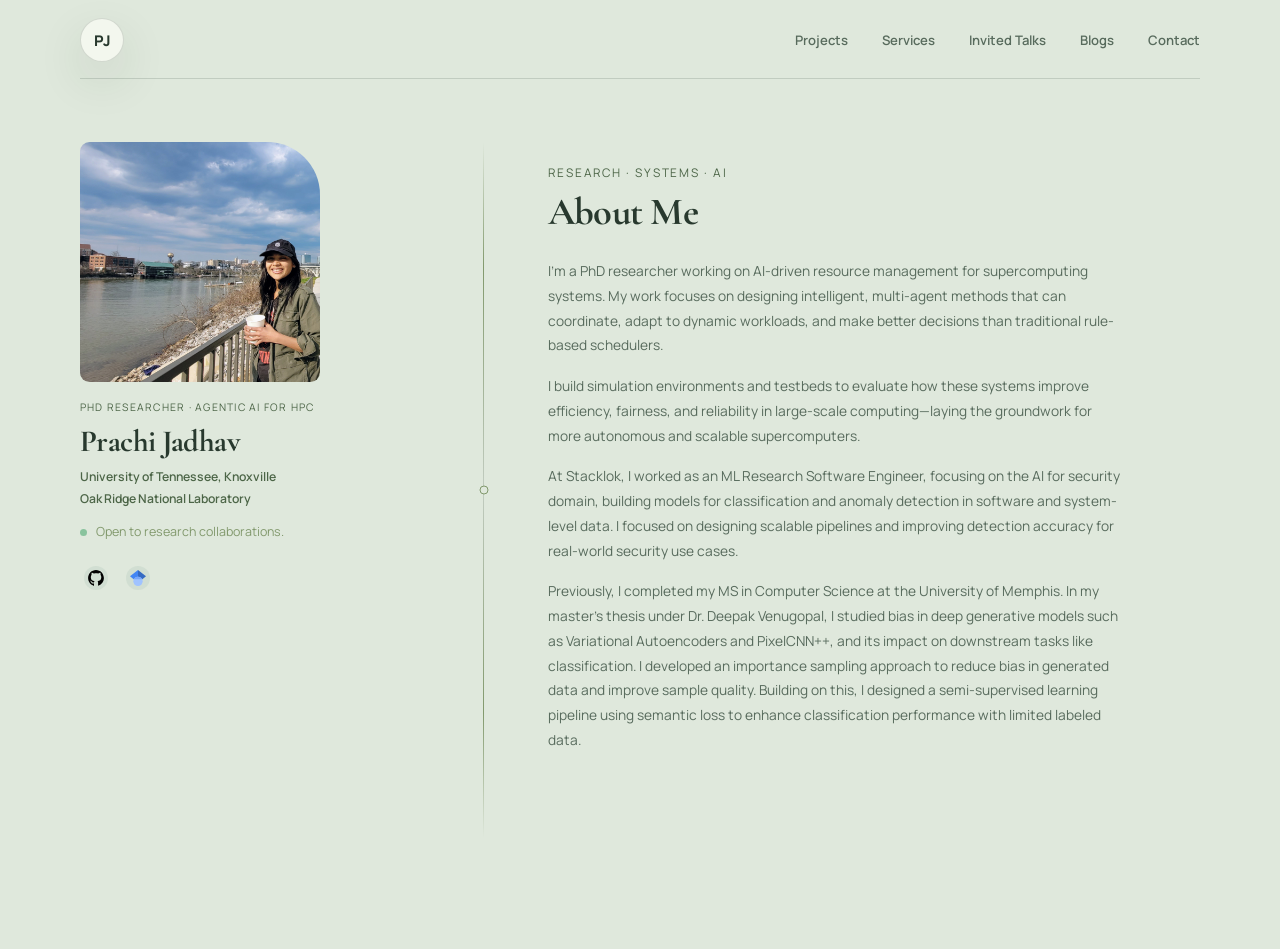
<file: index.html>
<!DOCTYPE html>
<html lang="en">
  <head>
    <meta charset="UTF-8" />
    <meta name="viewport" content="width=device-width, initial-scale=1.0" />
    <title>Prachi Jadhav — PhD Researcher</title>
    <meta
      name="description"
      content="Minimal academic website for a PhD researcher in agentic AI for HPC."
    />
    <link rel="preconnect" href="https://fonts.googleapis.com" />
    <link rel="preconnect" href="https://fonts.gstatic.com" crossorigin />
    <link
      href="https://fonts.googleapis.com/css2?family=Cormorant+Garamond:wght@500;600;700&family=Manrope:wght@400;500;600;700;800&display=swap"
      rel="stylesheet"
    />
    <link rel="stylesheet" href="styles.css" />
  </head>
  <body>
    <div class="page-shell home-page">
      <header class="home-topbar">
        <a class="brand" href="#home" aria-label="Prachi Jadhav home">PJ</a>
        <nav class="home-nav" aria-label="Main navigation">
          <a href="projects.html">Projects</a>
          <a href="services.html">Services</a>
          <a href="talks.html">Invited Talks</a>
          <a href="blogs.html">Blogs</a>
          <a href="contact.html">Contact</a>
        </nav>
      </header>

      <div class="home-shell">
        <aside class="profile-sidebar">
          <img src="prachi_web.jpg" alt="Prachi Jadhav" class="avatar sidebar-avatar" />
          <div class="profile-identity">
            <p class="eyebrow">PhD Researcher · Agentic AI for HPC</p>
            <h1>Prachi Jadhav</h1>
            <p class="affiliation">
              <a href="https://utk.edu" target="_blank" rel="noreferrer">University of Tennessee, Knoxville</a>
              <span aria-hidden="true">·</span>
              <a href="https://www.ornl.gov" target="_blank" rel="noreferrer">Oak Ridge National Laboratory</a>
            </p>
            <p class="availability"><span class="dot"></span>Open to research collaborations.</p>
          </div>

          <div class="profile-links" aria-label="Professional profiles">
            <a href="https://github.com/jprachir" target="_blank" rel="noreferrer" aria-label="GitHub">
              <span class="link-badge" aria-hidden="true">
                <img src="images/github_logo.svg" alt="" class="link-icon" />
              </span>
            </a>
            <a href="https://scholar.google.com/citations?user=kAPRdQwAAAAJ&amp;hl=en" target="_blank" rel="noreferrer" aria-label="Google Scholar">
              <span class="link-badge" aria-hidden="true">
                <img src="images/Google_Scholar.svg" alt="" class="link-icon" />
              </span>
            </a>
          </div>
        </aside>

        <span class="panel-divider" aria-hidden="true"></span>

        <main class="home-content" id="home">
          <section class="about-section">
            <p class="eyebrow">Research · Systems · AI</p>
            <h2>About Me</h2>
            <p>
              I’m a PhD researcher working on AI-driven resource management for supercomputing systems. My work focuses on designing intelligent, multi-agent methods that can coordinate, adapt to dynamic workloads, and make better decisions than traditional rule-based schedulers.
              <!-- Advisor: Dr. Fred Suter -->
              <!-- Previous advisor: Dr. Prasanna Balaprakash -->
            </p>
            <p>
              I build simulation environments and testbeds to evaluate how these systems improve efficiency, fairness, and reliability in large-scale computing—laying the groundwork for more autonomous and scalable supercomputers.
            </p>
            <p>
              At Stacklok, I worked as an ML Research Software Engineer, focusing on the AI for security domain, building models for classification and anomaly detection in software and system-level data. I focused on designing scalable pipelines and improving detection accuracy for real-world security use cases.
            </p>
            <p>
              Previously, I completed my MS in Computer Science at the University of Memphis.
              In my master’s thesis under Dr. Deepak Venugopal, I studied bias in deep generative models such as Variational Autoencoders and PixelCNN++, and its impact on downstream tasks like classification.
              I developed an importance sampling approach to reduce bias in generated data and improve sample quality.
              Building on this, I designed a semi-supervised learning pipeline using semantic loss to enhance classification performance with limited labeled data.
            </p>
          </section>
        </main>
      </div>
    </div>

    <script src="script.js"></script>
  </body>
</html>
</file>
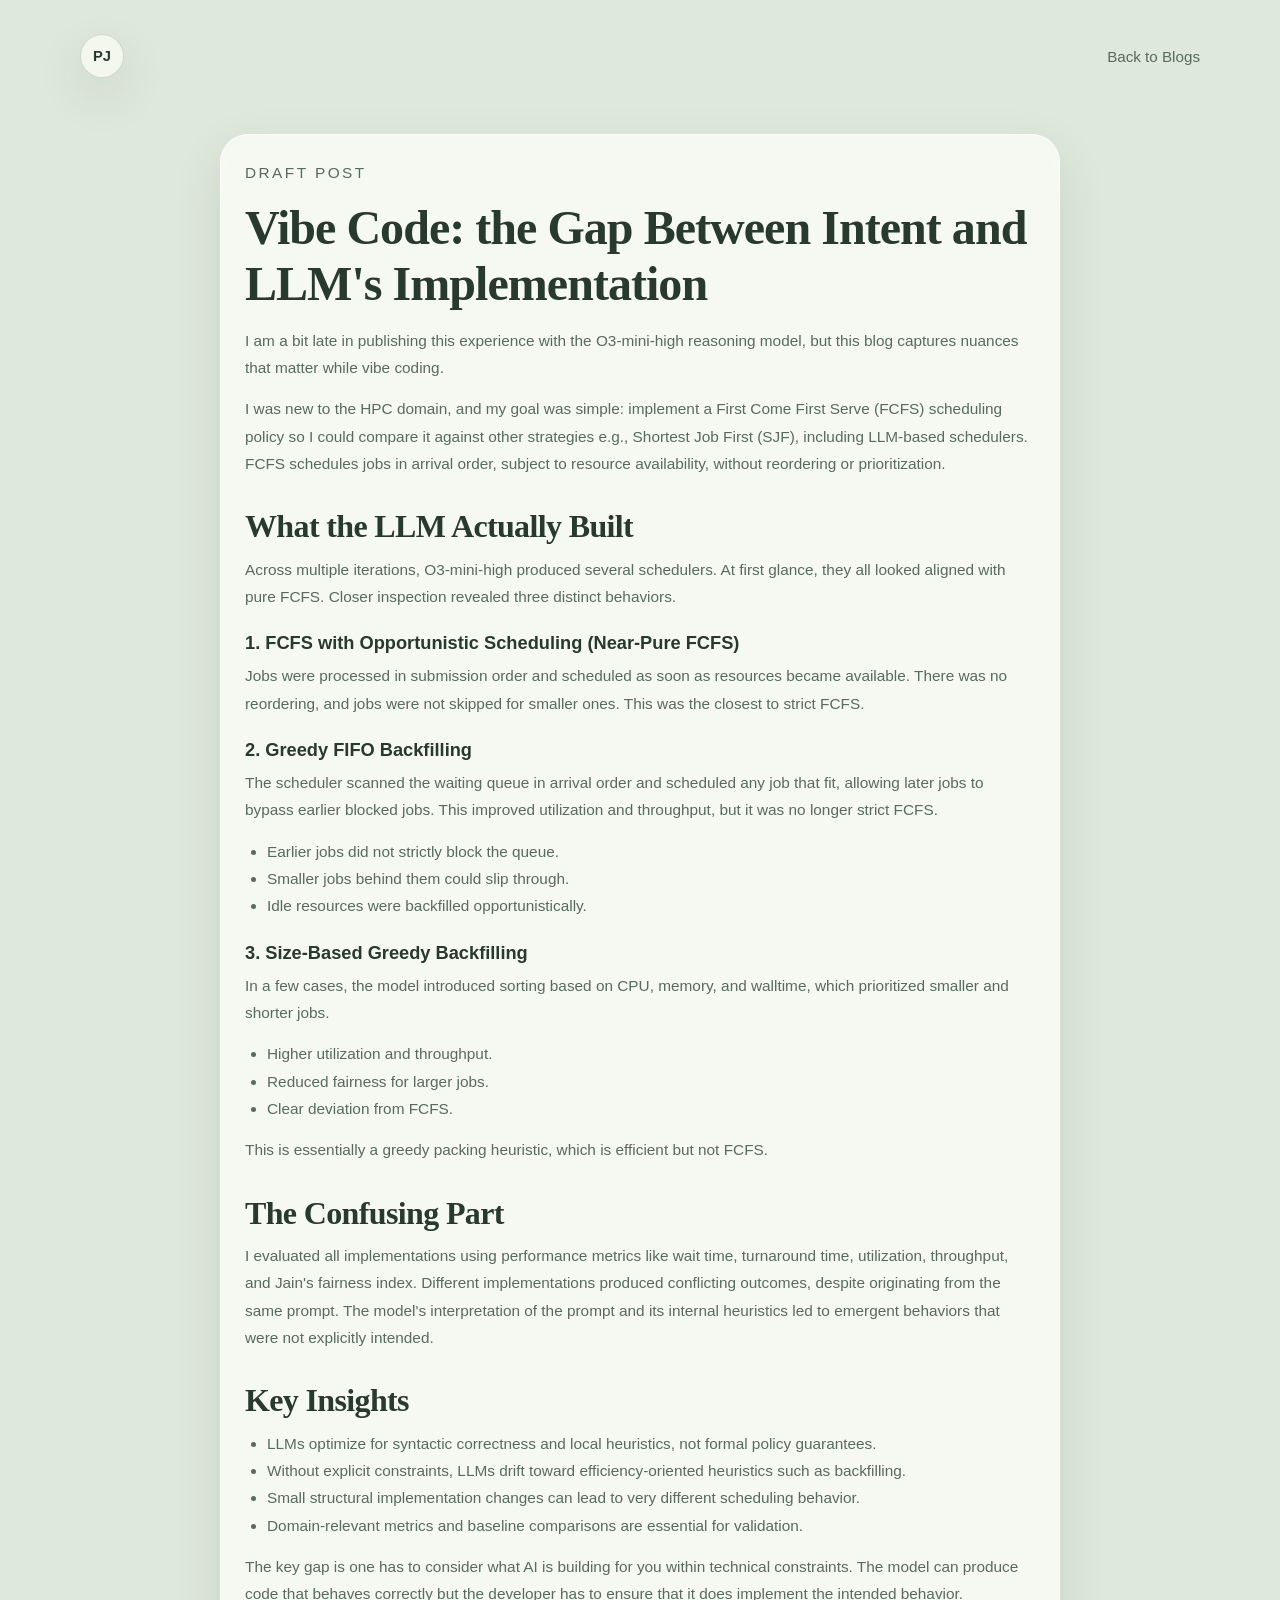
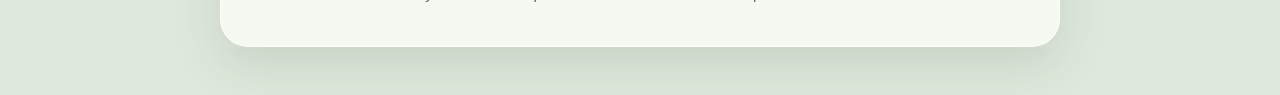
<file: blog-post-1.html>
<!DOCTYPE html>
<html lang="en">
  <head>
    <meta charset="UTF-8" />
    <meta name="viewport" content="width=device-width, initial-scale=1.0" />
    <title>Blog Post One — Prachi Jadhav</title>
    <link rel="stylesheet" href="styles.css" />
  </head>
  <body>
    <div class="page-shell">
      <header class="topbar">
        <a class="brand" href="index.html#home">PJ</a>
        <nav><a href="blogs.html">Back to Blogs</a></nav>
      </header>
      <main>
        <section class="section card info-card blog-post">
          <p class="eyebrow">Draft Post</p>
          <h1>
            Vibe Code: the Gap Between Intent and LLM's Implementation
          </h1>

          <p>
            I am a bit late in publishing this experience with the O3-mini-high
            reasoning model, but this blog captures nuances that matter while vibe coding.
          </p>

          <p>
            I was new to the HPC domain, and my goal was simple: implement a
            First Come First Serve (FCFS) scheduling policy so I could compare it
            against other strategies e.g., Shortest Job First (SJF), including LLM-based schedulers. FCFS
            schedules jobs in arrival order, subject to resource availability,
            without reordering or prioritization.
          </p>

          <h2>What the LLM Actually Built</h2>
          <p>
            Across multiple iterations, O3-mini-high produced several schedulers.
            At first glance, they all looked aligned with pure FCFS. Closer inspection
            revealed three distinct behaviors.
          </p>

          <h3>1. FCFS with Opportunistic Scheduling (Near-Pure FCFS)</h3>
          <p>
            Jobs were processed in submission order and scheduled as soon as
            resources became available. There was no reordering, and jobs were not
            skipped for smaller ones. This was the closest to strict FCFS.
          </p>

          <h3>2. Greedy FIFO Backfilling</h3>
          <p>
            The scheduler scanned the waiting queue in arrival order and scheduled
            any job that fit, allowing later jobs to bypass earlier blocked jobs.
            This improved utilization and throughput, but it was no longer strict
            FCFS.
          </p>
          <ul>
            <li>Earlier jobs did not strictly block the queue.</li>
            <li>Smaller jobs behind them could slip through.</li>
            <li>Idle resources were backfilled opportunistically.</li>
          </ul>

          <h3>3. Size-Based Greedy Backfilling</h3>
          <p>
            In a few cases, the model introduced sorting based on CPU, memory, and
            walltime, which prioritized smaller and shorter jobs.
          </p>
          <ul>
            <li>Higher utilization and throughput.</li>
            <li>Reduced fairness for larger jobs.</li>
            <li>Clear deviation from FCFS.</li>
          </ul>
          <p>
            This is essentially a greedy packing heuristic, which is efficient but not FCFS.
          </p>

          <h2>The Confusing Part</h2>
          <p>
            I evaluated all implementations using performance metrics like wait time, turnaround time,
            utilization, throughput, and Jain's fairness index. Different
            implementations produced conflicting outcomes, despite originating
            from the same prompt. The model's interpretation of the prompt and its internal heuristics
            led to emergent behaviors that were not explicitly intended. 
          </p>

          <h2>Key Insights</h2>
          <ul>
            <li>
              LLMs optimize for syntactic correctness and local heuristics, not
              formal policy guarantees.
            </li>
            <li>
              Without explicit constraints, LLMs drift toward efficiency-oriented
              heuristics such as backfilling.
            </li>
            <li>
              Small structural implementation changes can lead to very different scheduling
              behavior.
            </li>
            <li>
              Domain-relevant metrics and baseline comparisons are essential for
              validation.
            </li>
          </ul>

          <p>
            The key gap is one has to consider what AI is building for you within technical constraints. 
            The model can produce code that behaves correctly but the developer has to ensure that it does implement the intended behavior.
          </p>
        </section>
      </main>
    </div>
  </body>
</html>
</file>
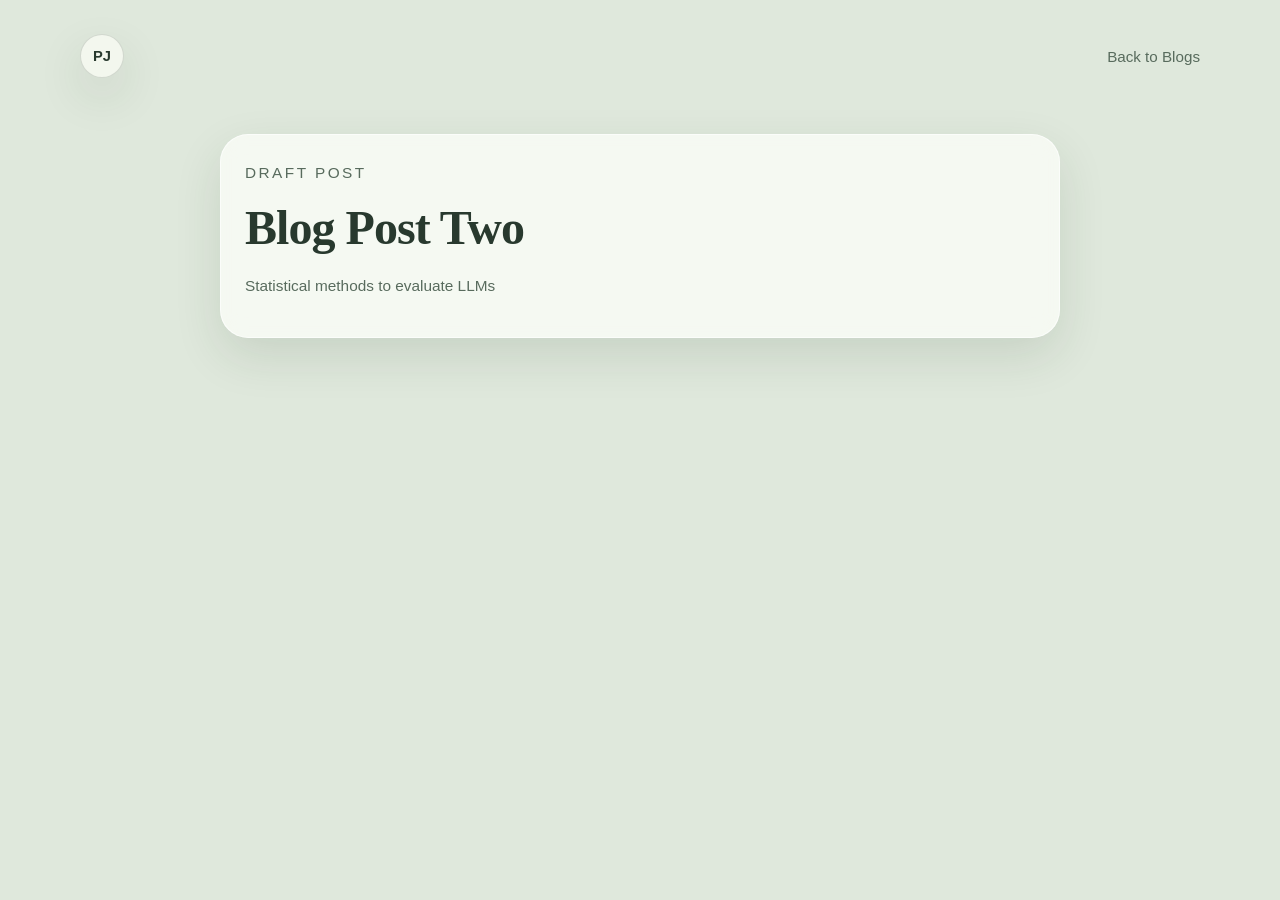
<file: blog-post-2.html>
<!DOCTYPE html>
<html lang="en">
  <head>
    <meta charset="UTF-8" />
    <meta name="viewport" content="width=device-width, initial-scale=1.0" />
    <title>Blog Post Two — Prachi Jadhav</title>
    <link rel="stylesheet" href="styles.css" />
  </head>
  <body>
    <div class="page-shell">
      <header class="topbar">
        <a class="brand" href="index.html#home">PJ</a>
        <nav><a href="blogs.html">Back to Blogs</a></nav>
      </header>
      <main>
        <section class="section card info-card blog-post">
          <p class="eyebrow">Draft Post</p>
          <h1>Blog Post Two</h1>
          <p class="bio">Statistical methods to evaluate LLMs</p>
        </section>
      </main>
    </div>
  </body>
</html>
</file>
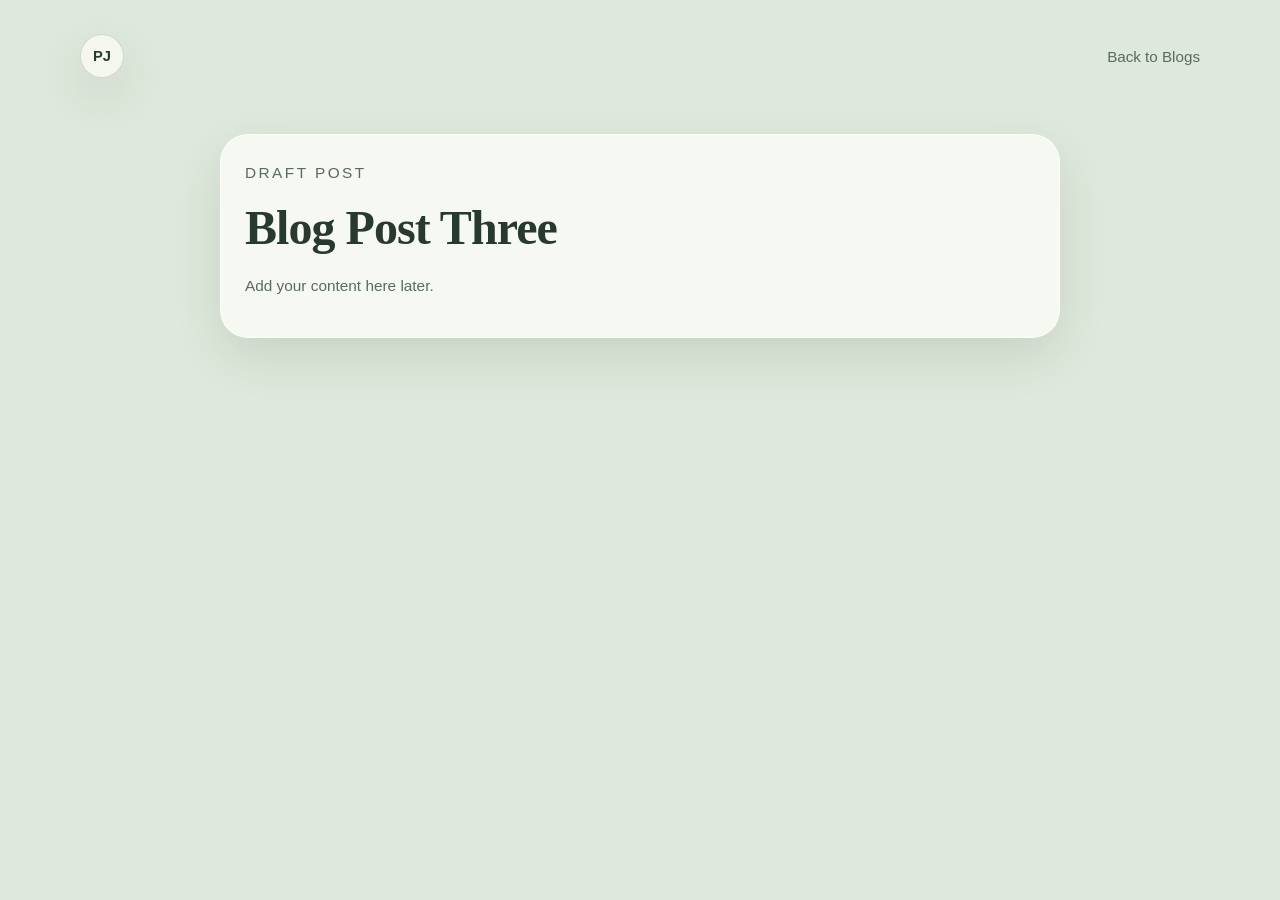
<file: blog-post-3.html>
<!DOCTYPE html>
<html lang="en">
  <head>
    <meta charset="UTF-8" />
    <meta name="viewport" content="width=device-width, initial-scale=1.0" />
    <title>Blog Post Three — Prachi Jadhav</title>
    <link rel="stylesheet" href="styles.css" />
  </head>
  <body>
    <div class="page-shell">
      <header class="topbar">
        <a class="brand" href="index.html#home">PJ</a>
        <nav><a href="blogs.html">Back to Blogs</a></nav>
      </header>
      <main>
        <section class="section card info-card blog-post">
          <p class="eyebrow">Draft Post</p>
          <h1>Blog Post Three</h1>
          <p class="bio">Add your content here later.</p>
        </section>
      </main>
    </div>
  </body>
</html>
</file>
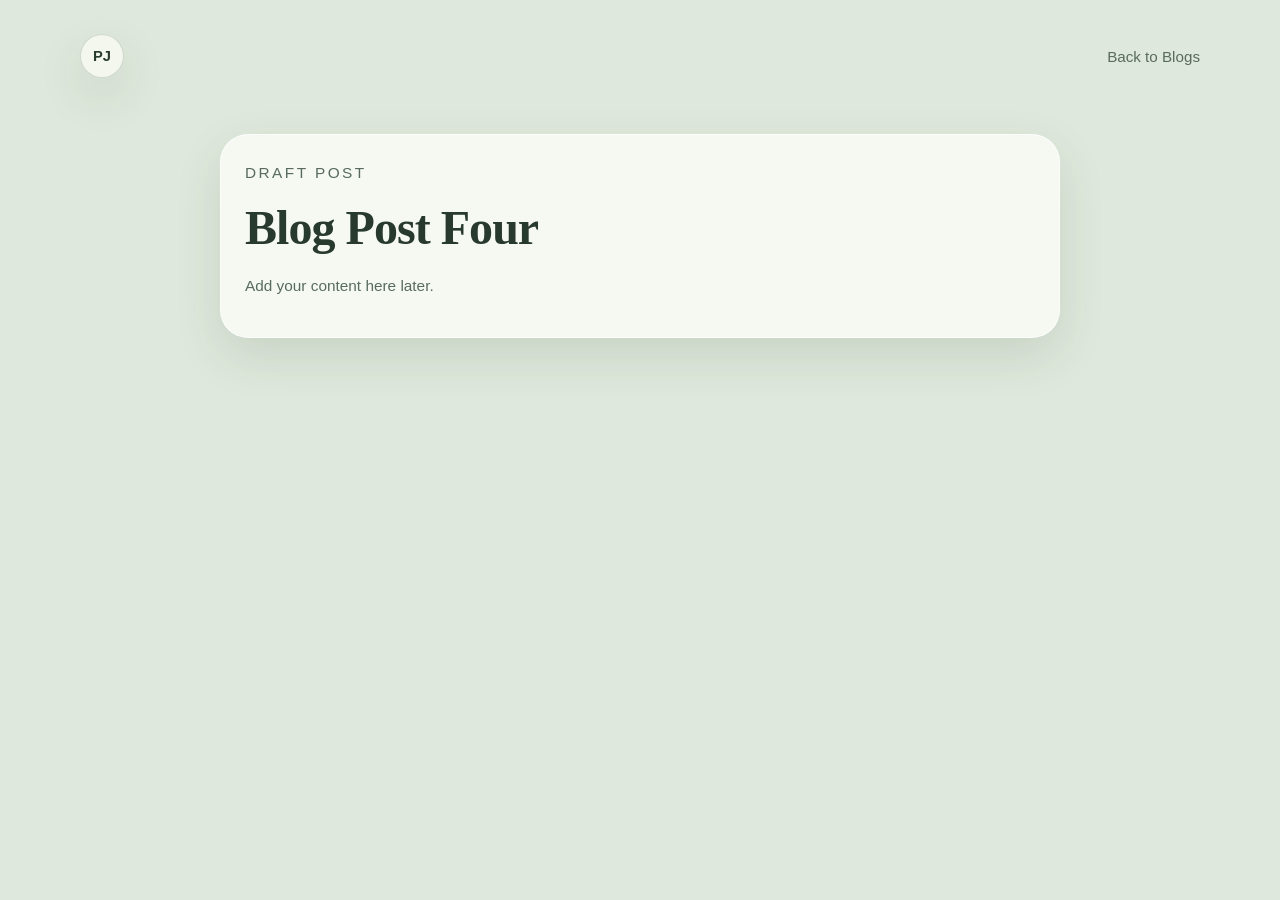
<file: blog-post-4.html>
<!DOCTYPE html>
<html lang="en">
  <head>
    <meta charset="UTF-8" />
    <meta name="viewport" content="width=device-width, initial-scale=1.0" />
    <title>Blog Post Four — Prachi Jadhav</title>
    <link rel="stylesheet" href="styles.css" />
  </head>
  <body>
    <div class="page-shell">
      <header class="topbar">
        <a class="brand" href="index.html#home">PJ</a>
        <nav><a href="blogs.html">Back to Blogs</a></nav>
      </header>
      <main>
        <section class="section card info-card blog-post">
          <p class="eyebrow">Draft Post</p>
          <h1>Blog Post Four</h1>
          <p class="bio">Add your content here later.</p>
        </section>
      </main>
    </div>
  </body>
</html>
</file>
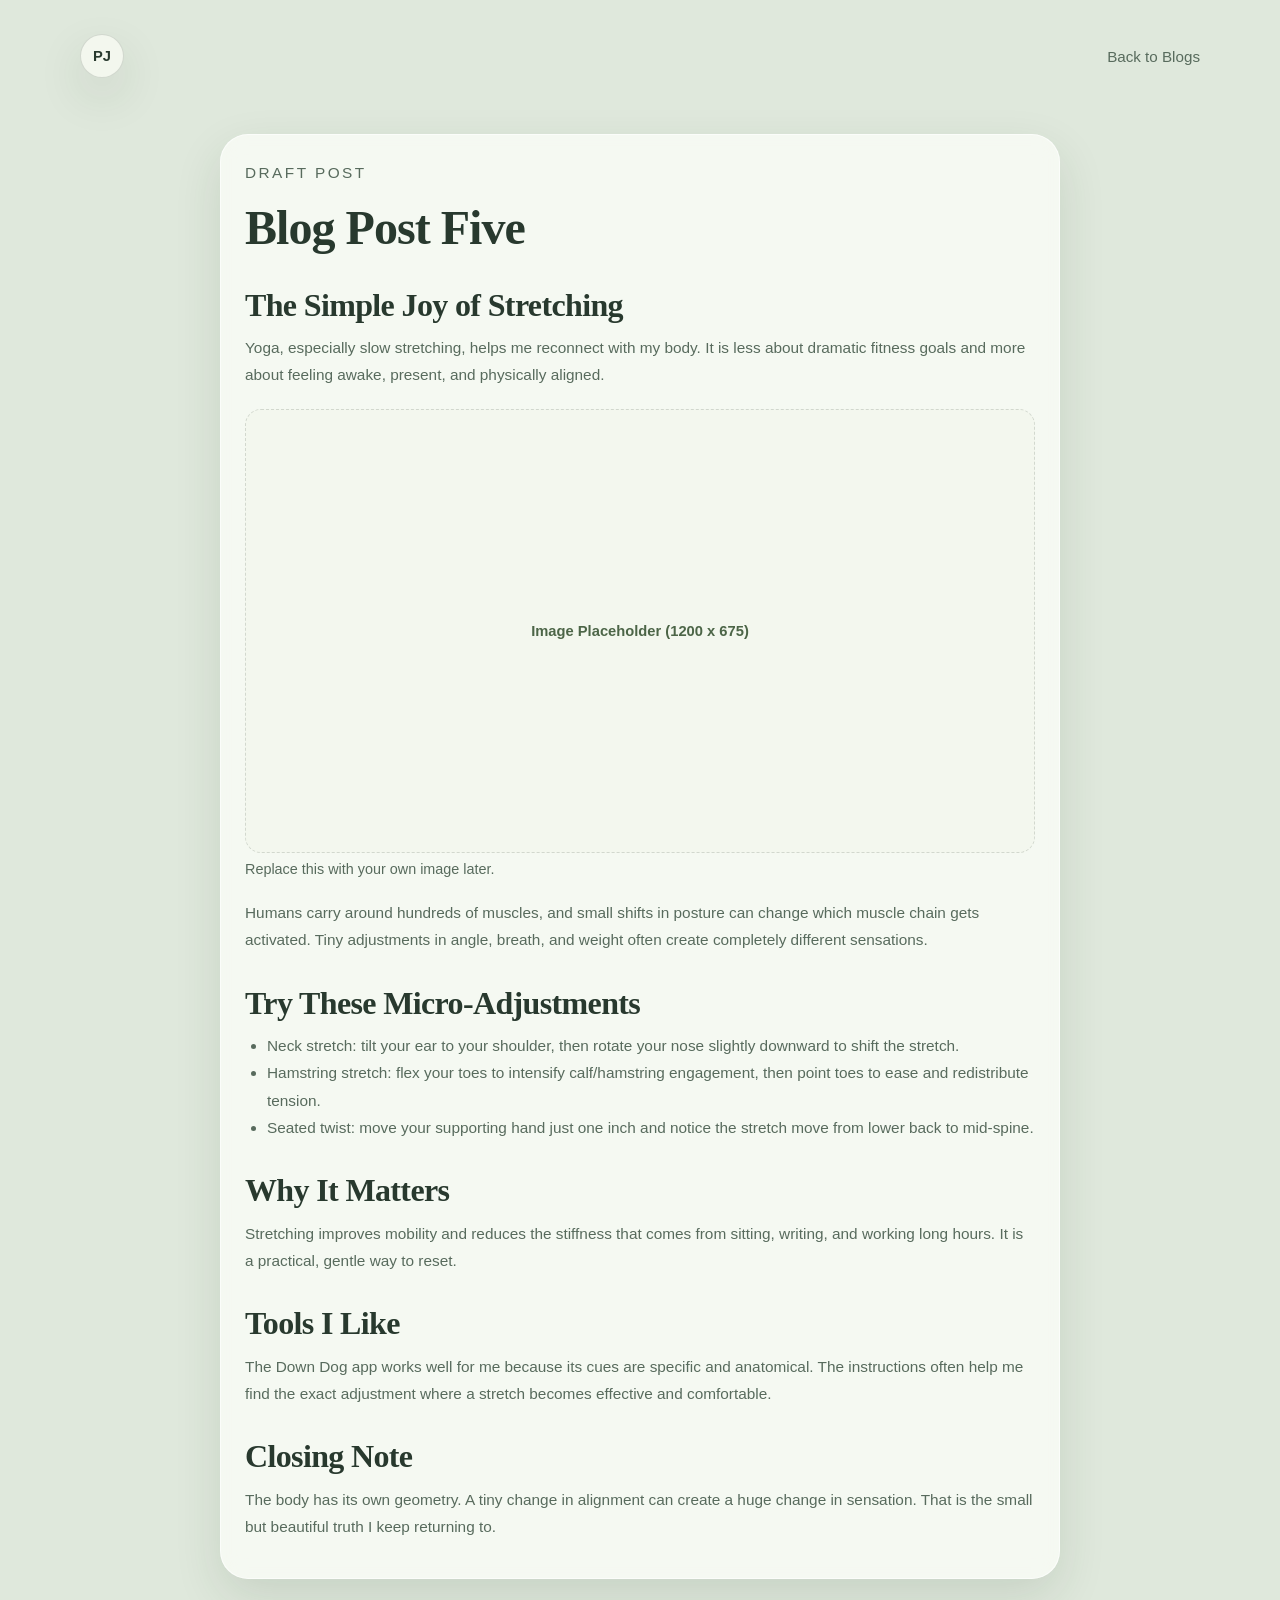
<file: blog-post-5.html>
<!DOCTYPE html>
<html lang="en">
  <head>
    <meta charset="UTF-8" />
    <meta name="viewport" content="width=device-width, initial-scale=1.0" />
    <title>Blog Post Five — Prachi Jadhav</title>
    <link rel="stylesheet" href="styles.css" />
  </head>
  <body>
    <div class="page-shell">
      <header class="topbar">
        <a class="brand" href="index.html#home">PJ</a>
        <nav><a href="blogs.html">Back to Blogs</a></nav>
      </header>
      <main>
        <section class="section card info-card blog-post">
          <p class="eyebrow">Draft Post</p>
          <h1>Blog Post Five</h1>
          <h2>The Simple Joy of Stretching</h2>
          <p>
            Yoga, especially slow stretching, helps me reconnect with my body.
            It is less about dramatic fitness goals and more about feeling awake,
            present, and physically aligned.
          </p>

          <figure class="blog-image-placeholder" aria-label="Image placeholder">
            <div class="image-box">Image Placeholder (1200 x 675)</div>
            <figcaption>
              Replace this with your own image later.
            </figcaption>
          </figure>

          <p>
            Humans carry around hundreds of muscles, and small shifts in posture
            can change which muscle chain gets activated. Tiny adjustments in
            angle, breath, and weight often create completely different sensations.
          </p>

          <h2>Try These Micro-Adjustments</h2>
          <ul>
            <li>
              Neck stretch: tilt your ear to your shoulder, then rotate your nose
              slightly downward to shift the stretch.
            </li>
            <li>
              Hamstring stretch: flex your toes to intensify calf/hamstring
              engagement, then point toes to ease and redistribute tension.
            </li>
            <li>
              Seated twist: move your supporting hand just one inch and notice
              the stretch move from lower back to mid-spine.
            </li>
          </ul>

          <h2>Why It Matters</h2>
          <p>
            Stretching improves mobility and reduces the stiffness that comes
            from sitting, writing, and working long hours. It is a practical,
            gentle way to reset.
          </p>

          <h2>Tools I Like</h2>
          <p>
            The Down Dog app works well for me because its cues are specific and
            anatomical. The instructions often help me find the exact adjustment
            where a stretch becomes effective and comfortable.
          </p>

          <h2>Closing Note</h2>
          <p>
            The body has its own geometry. A tiny change in alignment can create
            a huge change in sensation. That is the small but beautiful truth I
            keep returning to.
          </p>
        </section>
      </main>
    </div>
  </body>
</html>
</file>
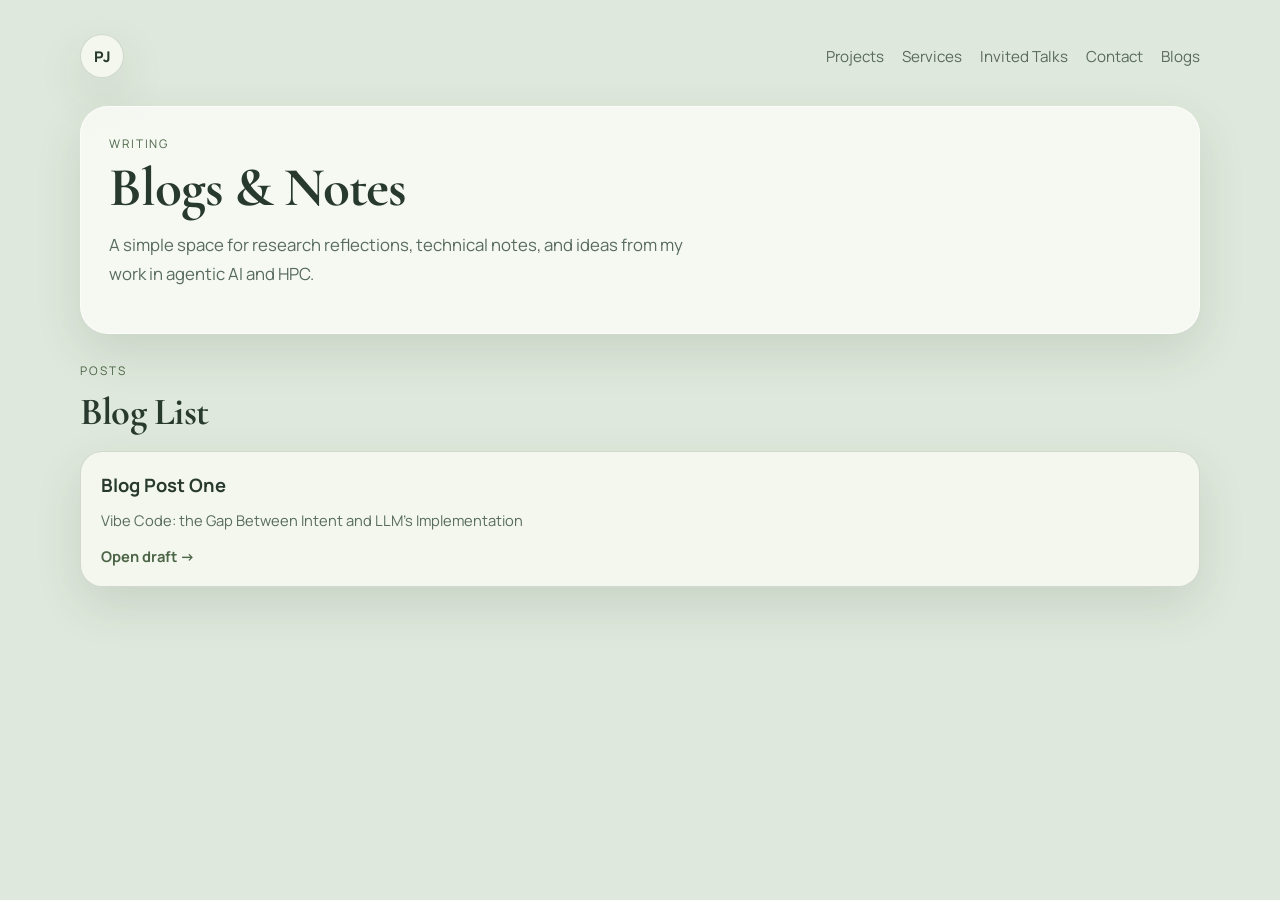
<file: blogs.html>
<!DOCTYPE html>
<html lang="en">
  <head>
    <meta charset="UTF-8" />
    <meta name="viewport" content="width=device-width, initial-scale=1.0" />
    <title>Blogs — Prachi Jadhav</title>
    <meta
      name="description"
      content="Blog posts and notes by Prachi Jadhav on research, HPC, and agentic AI."
    />
    <link rel="preconnect" href="https://fonts.googleapis.com" />
    <link rel="preconnect" href="https://fonts.gstatic.com" crossorigin />
    <link
      href="https://fonts.googleapis.com/css2?family=Cormorant+Garamond:wght@500;600;700&family=Manrope:wght@400;500;600;700;800&display=swap"
      rel="stylesheet"
    />
    <link rel="stylesheet" href="styles.css" />
  </head>
  <body>
    <div class="page-shell">
      <header class="topbar">
        <a class="brand" href="index.html#home">PJ</a>
        <nav>
          <a href="projects.html">Projects</a>
          <a href="services.html">Services</a>
          <a href="talks.html">Invited Talks</a>
          <a href="contact.html">Contact</a>
          <a href="blogs.html">Blogs</a>
        </nav>
      </header>

      <main>
        <section class="hero card">
          <div class="hero-copy">
            <p class="eyebrow">Writing</p>
            <h1>Blogs & Notes</h1>
            <p class="bio">
              A simple space for research reflections, technical notes, and ideas
              from my work in agentic AI and HPC.
            </p>
          </div>
        </section>

        <section class="section">
          <div class="section-heading">
            <p class="eyebrow">Posts</p>
            <h2>Blog List</h2>
          </div>

          <div class="projects-grid">
            <a class="project-card" href="blog-post-1.html">
              <h3>Blog Post One</h3>
              <p>Vibe Code: the Gap Between Intent and LLM's Implementation</p>
              <span>Open draft →</span>
            </a>

            <!-- <a class="project-card" href="blog-post-2.html">
              <h3>Blog Post Two</h3>
              <p>Statistical methods to evaluate LLMs.</p>
              <span>Open draft →</span>
            </a> -->

            <!-- <a class="project-card" href="blog-post-3.html">
              <h3>Blog Post Three</h3>
              <p>Use this page for technical notes, reading summaries, or conference takeaways.</p>
              <span>Open draft →</span>
            </a>

            <a class="project-card" href="blog-post-4.html">
              <h3>Blog Post Four</h3>
              <p>A ready-made page for longer writing on agentic AI, scheduling, and systems thinking.</p>
              <span>Open draft →</span>
            </a> -->

            <!-- <a class="project-card" href="blog-post-5.html">
              <h3>Blog Post Three</h3>
              <p>Exploring the intersection of agentic AI and human-computer interaction.</p>
              <span>Open draft →</span>
            </a> -->
          </div>
        </section>
      </main>
    </div>
  </body>
</html>
</file>
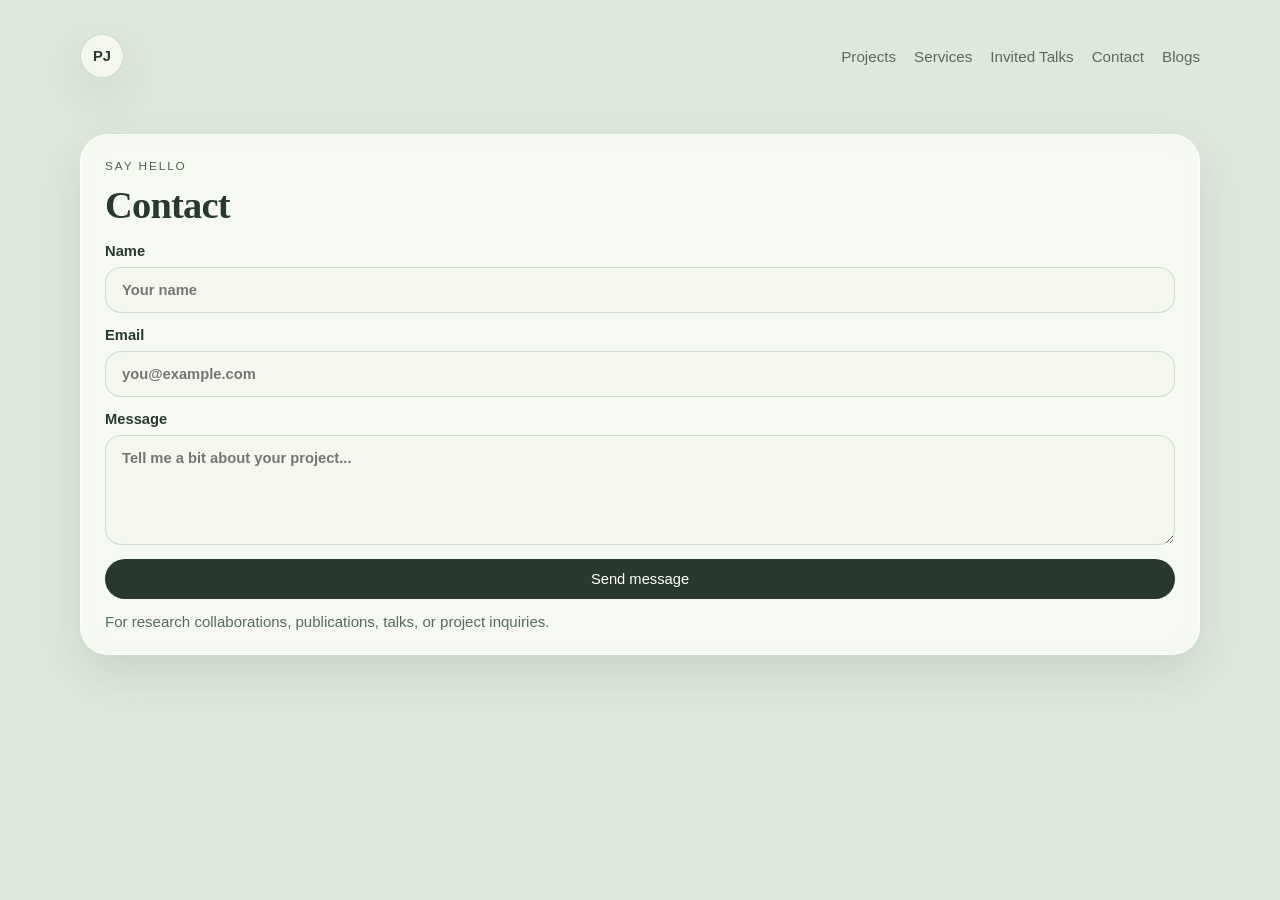
<file: contact.html>
<!DOCTYPE html>
<html lang="en">
  <head>
    <meta charset="UTF-8" />
    <meta name="viewport" content="width=device-width, initial-scale=1.0" />
    <title>Contact — Prachi Jadhav</title>
    <link rel="stylesheet" href="styles.css" />
  </head>
  <body>
    <div class="page-shell">
      <header class="topbar">
        <a class="brand" href="index.html">PJ</a>
        <nav>
          <a href="projects.html">Projects</a>
          <a href="services.html">Services</a>
          <a href="talks.html">Invited Talks</a>
          <a href="contact.html">Contact</a>
          <a href="blogs.html">Blogs</a>
        </nav>
      </header>

      <main>
        <section class="section card contact-card">
          <div class="section-heading">
            <p class="eyebrow">Say hello</p>
            <h2>Contact</h2>
          </div>

          <form id="contact-form" class="contact-form">
            <label>
              Name
              <input type="text" name="name" placeholder="Your name" required />
            </label>

            <label>
              Email
              <input type="email" name="email" placeholder="you@example.com" required />
            </label>

            <label>
              Message
              <textarea name="message" rows="5" placeholder="Tell me a bit about your project..." required></textarea>
            </label>

            <button type="submit" class="button primary">Send message</button>
            <p class="form-note" id="form-note">
              For research collaborations, publications, talks, or project inquiries.
            </p>
          </form>
        </section>
      </main>
    </div>

    <script src="script.js"></script>
  </body>
</html>
</file>
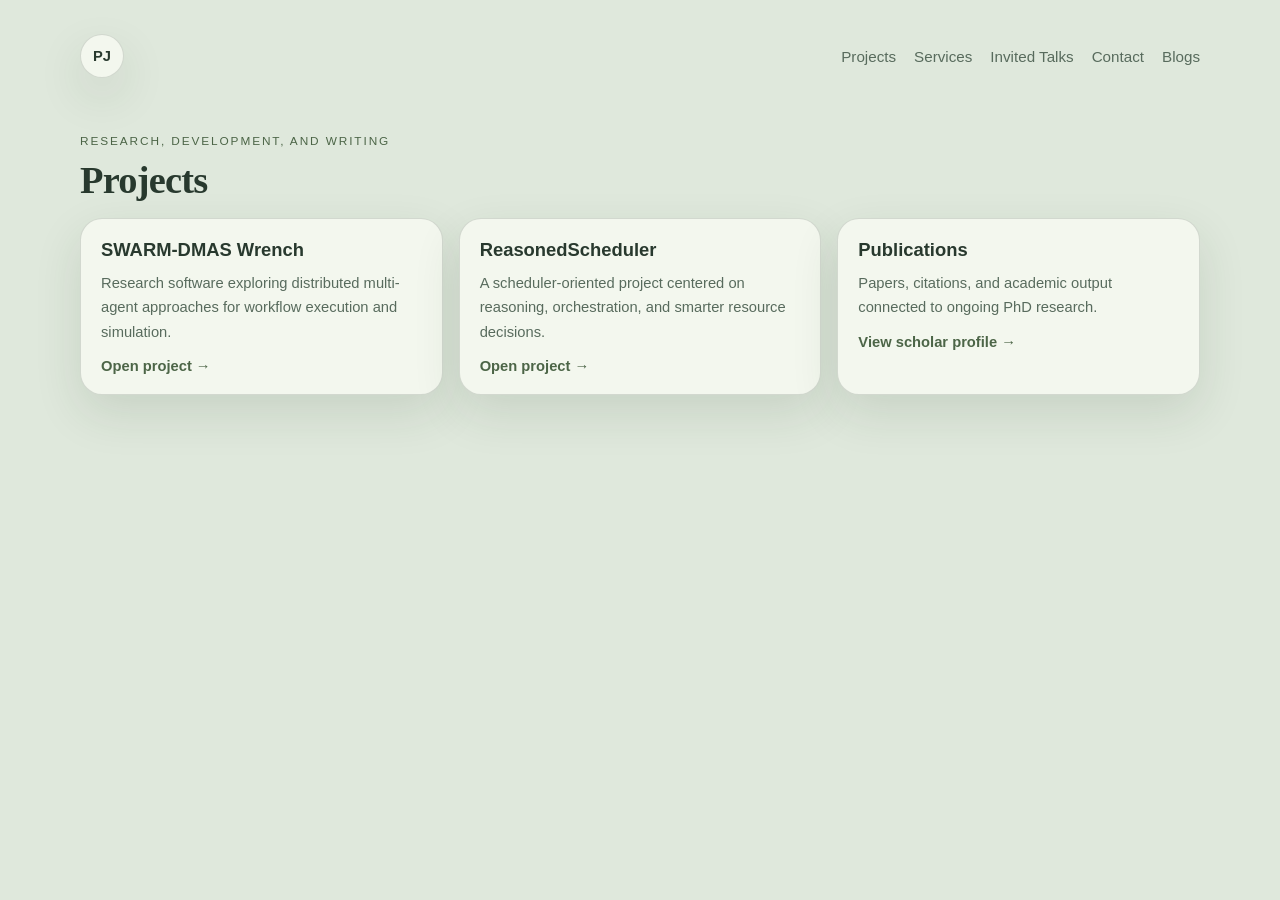
<file: projects.html>
<!DOCTYPE html>
<html lang="en">
  <head>
    <meta charset="UTF-8" />
    <meta name="viewport" content="width=device-width, initial-scale=1.0" />
    <title>Projects — Prachi Jadhav</title>
    <link rel="stylesheet" href="styles.css" />
  </head>
  <body>
    <div class="page-shell">
      <header class="topbar">
        <a class="brand" href="index.html">PJ</a>
        <nav>
          <a href="projects.html">Projects</a>
          <a href="services.html">Services</a>
          <a href="talks.html">Invited Talks</a>
          <a href="contact.html">Contact</a>
          <a href="blogs.html">Blogs</a>
        </nav>
      </header>

      <main>
        <section class="section">
          <div class="section-heading">
            <p class="eyebrow">Research, development, and writing</p>
            <h2>Projects</h2>
          </div>

          <div class="projects-grid">
            <a class="project-card" href="https://github.com/frs69wq/SWARM-DMAS-wrench" target="_blank" rel="noreferrer">
              <h3>SWARM-DMAS Wrench</h3>
              <p>Research software exploring distributed multi-agent approaches for workflow execution and simulation.</p>
              <span>Open project →</span>
            </a>

            <a class="project-card" href="https://github.com/swarm-workflows/ReasonedScheduler" target="_blank" rel="noreferrer">
              <h3>ReasonedScheduler</h3>
              <p>A scheduler-oriented project centered on reasoning, orchestration, and smarter resource decisions.</p>
              <span>Open project →</span>
            </a>

            <a class="project-card" href="https://scholar.google.com/citations?user=kAPRdQwAAAAJ&hl=en" target="_blank" rel="noreferrer">
              <h3>Publications</h3>
              <p>Papers, citations, and academic output connected to ongoing PhD research.</p>
              <span>View scholar profile →</span>
            </a>
          </div>
        </section>
      </main>
    </div>
  </body>
</html>
</file>
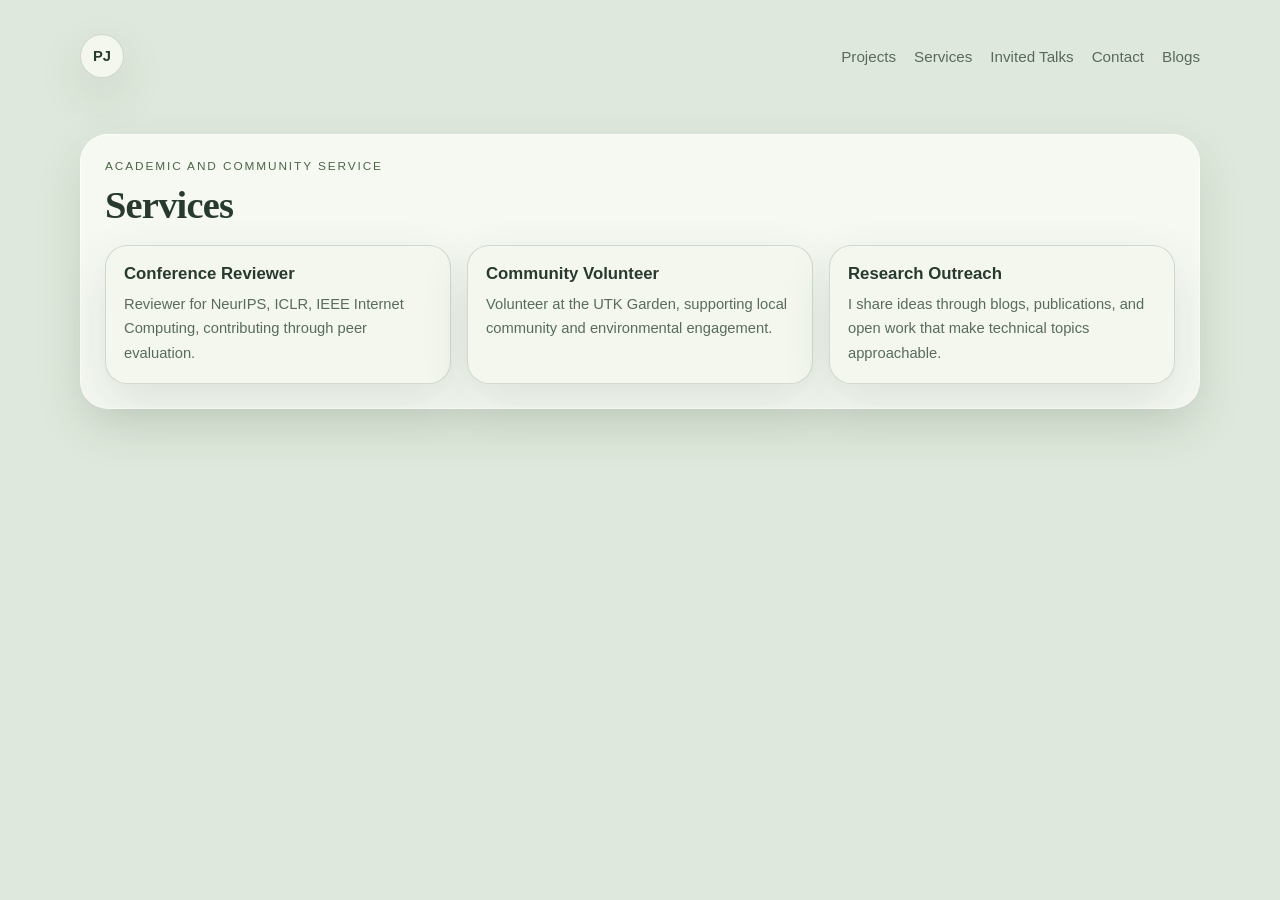
<file: services.html>
<!DOCTYPE html>
<html lang="en">
  <head>
    <meta charset="UTF-8" />
    <meta name="viewport" content="width=device-width, initial-scale=1.0" />
    <title>Services — Prachi Jadhav</title>
    <link rel="stylesheet" href="styles.css" />
  </head>
  <body>
    <div class="page-shell">
      <header class="topbar">
        <a class="brand" href="index.html">PJ</a>
        <nav>
          <a href="projects.html">Projects</a>
          <a href="services.html">Services</a>
          <a href="talks.html">Invited Talks</a>
          <a href="contact.html">Contact</a>
          <a href="blogs.html">Blogs</a>
        </nav>
      </header>

      <main>
        <section class="section card info-card">
          <div class="section-heading">
            <p class="eyebrow">Academic and community service</p>
            <h2>Services</h2>
          </div>

          <div class="details-grid">
            <article class="mini-card">
              <h3>Conference Reviewer</h3>
              <p>Reviewer for NeurIPS, ICLR, IEEE Internet Computing, contributing through peer evaluation.</p>
            </article>
            <article class="mini-card">
              <h3>Community Volunteer</h3>
              <p>Volunteer at the UTK Garden, supporting local community and environmental engagement.</p>
            </article>
            <article class="mini-card">
              <h3>Research Outreach</h3>
              <p>I share ideas through blogs, publications, and open work that make technical topics approachable.</p>
            </article>
          </div>
        </section>
      </main>
    </div>
  </body>
</html>
</file>
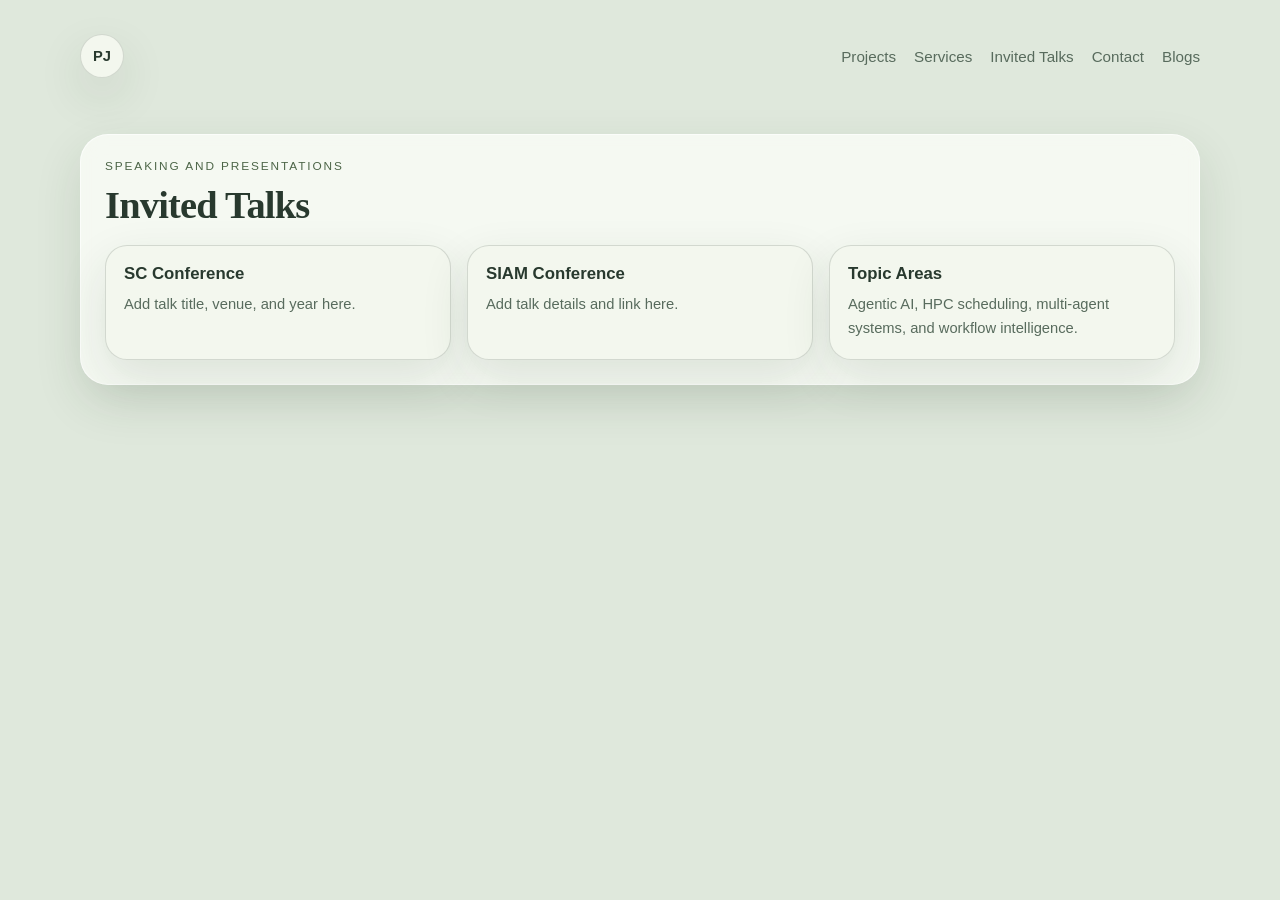
<file: talks.html>
<!DOCTYPE html>
<html lang="en">
  <head>
    <meta charset="UTF-8" />
    <meta name="viewport" content="width=device-width, initial-scale=1.0" />
    <title>Invited Talks — Prachi Jadhav</title>
    <link rel="stylesheet" href="styles.css" />
  </head>
  <body>
    <div class="page-shell">
      <header class="topbar">
        <a class="brand" href="index.html">PJ</a>
        <nav>
          <a href="projects.html">Projects</a>
          <a href="services.html">Services</a>
          <a href="talks.html">Invited Talks</a>
          <a href="contact.html">Contact</a>
          <a href="blogs.html">Blogs</a>
        </nav>
      </header>

      <main>
        <section class="section card info-card">
          <div class="section-heading">
            <p class="eyebrow">Speaking and presentations</p>
            <h2>Invited Talks</h2>
          </div>

          <div class="details-grid">
            <article class="mini-card">
              <h3>SC Conference</h3>
              <p>Add talk title, venue, and year here.</p>
            </article>
            <article class="mini-card">
              <h3>SIAM Conference</h3>
              <p>Add talk details and link here.</p>
            </article>
            <article class="mini-card">
              <h3>Topic Areas</h3>
              <p>Agentic AI, HPC scheduling, multi-agent systems, and workflow intelligence.</p>
            </article>
          </div>
        </section>
      </main>
    </div>
  </body>
</html>
</file>
<file: styles.css>
:root {
  --bg: #dfe8dc;
  --surface: rgba(247, 250, 244, 0.92);
  --surface-strong: #f3f7ee;
  --text: #28392e;
  --muted: #586b5d;
  --line: rgba(40, 57, 46, 0.16);
  --accent: #82996d;
  --accent-dark: #4c6547;
  --shadow: 0 18px 48px rgba(37, 59, 37, 0.12);
}

* {
  box-sizing: border-box;
}

html {
  scroll-behavior: smooth;
}

body {
  margin: 0;
  font-family: "Manrope", sans-serif;
  font-size: 0.92rem;
  color: var(--text);
  background:
    radial-gradient(circle at top left, rgba(135, 170, 119, 0.26), transparent 0 34%),
    radial-gradient(circle at bottom right, rgba(188, 150, 117, 0.16), transparent 0 32%),
    var(--bg);
}

img {
  max-width: 100%;
  display: block;
}

.page-shell {
  width: min(1120px, calc(100% - 32px));
  margin: 0 auto;
  padding: 20px 0 48px;
}

.home-page {
  width: min(1120px, calc(100% - 40px));
  padding-top: 18px;
}

.home-topbar {
  display: flex;
  align-items: center;
  justify-content: space-between;
  gap: 24px;
  padding: 0 0 16px;
  border-bottom: 1px solid var(--line);
}

.home-nav {
  display: flex;
  flex-wrap: wrap;
  align-items: center;
  gap: 8px clamp(18px, 3vw, 34px);
}

.home-nav a {
  position: relative;
  padding: 6px 0;
  color: var(--muted);
  font-size: 0.82rem;
  font-weight: 600;
  text-decoration: none;
  transition: color 0.18s ease;
}

.home-nav a::after {
  position: absolute;
  right: 0;
  bottom: 0;
  left: 0;
  height: 1px;
  background: var(--accent);
  content: "";
  transform: scaleX(0);
  transform-origin: left;
  transition: transform 0.18s ease;
}

.home-nav a:hover {
  color: var(--text);
}

.home-nav a:hover::after {
  transform: scaleX(1);
}

.home-shell {
  min-height: calc(100vh - 78px);
  display: grid;
  grid-template-columns: minmax(220px, 0.78fr) 1px minmax(0, 1.5fr);
  align-items: stretch;
  gap: clamp(28px, 5vw, 68px);
  padding: clamp(32px, 7vh, 68px) 0;
}

.profile-sidebar {
  align-self: start;
  display: flex;
  flex-direction: column;
  gap: 18px;
  padding: 0 8px 0 0;
}

.profile-sidebar .sidebar-avatar {
  width: min(240px, 100%);
  aspect-ratio: 1;
  object-fit: cover;
  border: 0;
  border-radius: 4% 22% 4% 4%;
  background: transparent;
}

.profile-identity .eyebrow {
  font-size: 0.65rem;
  letter-spacing: 0.12em;
  line-height: 1.5;
}

.profile-identity h1 {
  font-size: clamp(1.8rem, 2.4vw, 2.2rem);
  line-height: 1.05;
  margin-bottom: 10px;
}

.profile-sidebar .affiliation {
  display: grid;
  gap: 4px;
  margin: 0;
  font-size: 0.76rem;
  line-height: 1.5;
}

.profile-sidebar .affiliation span {
  display: none;
}

.availability {
  display: flex;
  align-items: baseline;
  gap: 9px;
  margin: 14px 0 0;
  color: var(--accent);
  font-size: 0.78rem;
  line-height: 1.6;
}

.profile-sidebar .dot {
  flex: 0 0 7px;
  width: 7px;
  height: 7px;
  margin-top: 0.3em;
}

.profile-sidebar .profile-links {
  margin-top: 2px;
}

.profile-sidebar .profile-links a {
  padding: 4px;
  border: 0;
  background: transparent;
}

.panel-divider {
  position: relative;
  align-self: stretch;
  width: 1px;
  background: linear-gradient(180deg, transparent, var(--accent) 18%, var(--line) 50%, var(--accent) 82%, transparent);
}

.panel-divider::after {
  position: absolute;
  top: 50%;
  left: 50%;
  width: 7px;
  height: 7px;
  border: 1px solid var(--accent);
  border-radius: 50%;
  background: var(--bg);
  content: "";
  transform: translate(-50%, -50%);
}

.home-content {
  min-width: 0;
  padding: 22px 0 24px;
}

.about-section .eyebrow {
  margin-bottom: 8px;
}

.about-section h2 {
  margin-bottom: 24px;
  font-size: clamp(2rem, 3vw, 2.65rem);
}

.about-section p:not(.eyebrow) {
  max-width: 72ch;
  margin: 0 0 16px;
  color: var(--muted);
  font-size: 0.86rem;
  line-height: 1.8;
}

.about-section p:last-child {
  margin-bottom: 0;
}

.topbar {
  display: flex;
  align-items: center;
  justify-content: space-between;
  padding: 14px 0 28px;
}

.brand {
  width: 44px;
  height: 44px;
  display: grid;
  place-items: center;
  border-radius: 50%;
  background: var(--surface-strong);
  border: 1px solid var(--line);
  text-decoration: none;
  color: var(--text);
  font-weight: 800;
  box-shadow: var(--shadow);
}

.topbar nav {
  display: flex;
  gap: 18px;
}

.topbar nav a {
  text-decoration: none;
  color: var(--muted);
  font-size: 0.95rem;
}

.card {
  background: var(--surface);
  backdrop-filter: blur(12px);
  border: 1px solid rgba(255, 255, 255, 0.65);
  border-radius: 28px;
  box-shadow: var(--shadow);
}

.hero {
  display: grid;
  grid-template-columns: 1.2fr 0.8fr;
  gap: 24px;
  padding: 28px;
  align-items: center;
}

.eyebrow {
  text-transform: uppercase;
  letter-spacing: 0.16em;
  font-size: 0.74rem;
  color: var(--accent-dark);
  margin: 0 0 10px;
}

h1,
h2,
h3 {
  margin: 0;
}

h1,
h2 {
  font-family: "Cormorant Garamond", serif;
  letter-spacing: -0.02em;
}

h1 {
  font-size: clamp(2.35rem, 4.3vw, 3.7rem);
  line-height: 0.95;
  margin-bottom: 14px;
}

h2 {
  font-size: clamp(1.9rem, 3vw, 2.65rem);
}

.bio {
  max-width: 58ch;
  color: var(--muted);
  font-size: 1.05rem;
  line-height: 1.7;
}

.intro-text {
  max-width: 58ch;
  color: var(--muted);
  line-height: 1.7;
  margin: 0;
}

.affiliation {
  font-size: 0.92rem;
  color: var(--muted);
  margin: 4px 0 18px;
  line-height: 1.6;
}

.affiliation a {
  color: var(--accent-dark);
  text-decoration: none;
  font-weight: 600;
}

.affiliation a:hover {
  text-decoration: underline;
}

.intro-box {
  padding: 28px 32px;
  margin-top: 16px;
}

.intro-box p {
  color: var(--muted);
  font-size: 0.98rem;
  line-height: 1.75;
  max-width: 80ch;
  margin: 0 0 14px;
}

.intro-box p:last-child {
  margin-bottom: 0;
}

.affiliation {
  font-size: 0.92rem;
  color: var(--muted);
  margin: 4px 0 18px;
  line-height: 1.6;
}

.affiliation a {
  color: var(--accent-dark);
  text-decoration: none;
  font-weight: 600;
}

.affiliation a:hover {
  text-decoration: underline;
}

.intro-box {
  padding: 28px 32px;
  margin-top: 16px;
}

.intro-box p {
  color: var(--muted);
  font-size: 0.98rem;
  line-height: 1.75;
  max-width: 80ch;
  margin: 0 0 14px;
}

.intro-box p:last-child {
  margin-bottom: 0;
}

.hero-actions {
  display: flex;
  gap: 12px;
  margin-top: 24px;
  flex-wrap: wrap;
}

.profile-links {
  display: flex;
  flex-wrap: wrap;
  gap: 10px;
  margin-top: 18px;
}

.profile-links a {
  display: inline-flex;
  align-items: center;
  gap: 10px;
  text-decoration: none;
  color: var(--accent-dark);
  background: var(--surface-strong);
  border: 1px solid var(--line);
  border-radius: 999px;
  padding: 8px 12px;
  font-size: 0.94rem;
  font-weight: 700;
}

.link-badge {
  width: 24px;
  height: 24px;
  display: inline-grid;
  place-items: center;
  border-radius: 50%;
  background: rgba(134, 168, 157, 0.15);
  color: var(--accent-dark);
  font-size: 0.78rem;
  font-weight: 800;
  overflow: hidden;
}

.link-icon {
  width: 16px;
  height: 16px;
  object-fit: contain;
  display: block;
}

.button {
  display: inline-flex;
  align-items: center;
  justify-content: center;
  border-radius: 999px;
  padding: 12px 18px;
  text-decoration: none;
  border: none;
  cursor: pointer;
  font: inherit;
  transition: transform 0.18s ease, opacity 0.18s ease;
}

.button:hover {
  transform: translateY(-1px);
  opacity: 0.94;
}

.button.primary {
  background: var(--text);
  color: white;
}

.button.secondary {
  background: transparent;
  color: var(--text);
  border: 1px solid var(--line);
}

.hero-visual {
  display: grid;
  justify-items: center;
  gap: 12px;
}

.avatar {
  width: min(300px, 100%);
  border-radius: 26px;
  border: 1px solid var(--line);
  background: var(--surface-strong);
}

.note {
  display: inline-flex;
  align-items: center;
  gap: 8px;
  background: var(--surface-strong);
  color: var(--muted);
  border-radius: 999px;
  padding: 10px 14px;
  border: 1px solid var(--line);
}

.tag-row {
  display: flex;
  flex-wrap: wrap;
  gap: 8px;
  justify-content: center;
}

.tag {
  background: var(--surface-strong);
  border: 1px solid var(--line);
  border-radius: 999px;
  padding: 7px 10px;
  color: var(--muted);
  font-size: 0.84rem;
}

.dot {
  width: 10px;
  height: 10px;
  border-radius: 50%;
  background: #89c39d;
}

.section {
  margin-top: 28px;
}

.info-card {
  padding: 24px;
}

.blog-post {
  width: min(840px, 100%);
  margin-left: auto;
  margin-right: auto;
}

.blog-post h1 {
  font-size: clamp(2rem, 4.6vw, 3rem);
  line-height: 1.15;
  margin-bottom: 16px;
}

.blog-post h2 {
  font-size: clamp(1.5rem, 3vw, 2rem);
  line-height: 1.2;
  margin: 30px 0 10px;
}

.blog-post h3 {
  font-size: 1.14rem;
  margin: 22px 0 8px;
}

.blog-post p,
.blog-post li {
  color: var(--muted);
  line-height: 1.78;
  font-size: 0.96rem;
}

.blog-post p {
  margin: 0 0 14px;
}

.blog-post ul {
  margin: 0 0 14px;
  padding-left: 22px;
}

.blog-image-placeholder {
  margin: 20px 0 22px;
}

.blog-image-placeholder .image-box {
  width: 100%;
  aspect-ratio: 16 / 9;
  border: 1px dashed var(--line);
  border-radius: 16px;
  background: var(--surface-strong);
  display: grid;
  place-items: center;
  color: var(--accent-dark);
  font-weight: 700;
  text-align: center;
  padding: 12px;
}

.blog-image-placeholder figcaption {
  color: var(--muted);
  font-size: 0.9rem;
  margin-top: 8px;
}

.intro-grid {
  display: grid;
  grid-template-columns: repeat(2, minmax(0, 1fr));
  gap: 16px;
}

.intro-grid p {
  margin: 0;
  color: var(--muted);
  line-height: 1.75;
}

.details-grid {
  display: grid;
  grid-template-columns: repeat(3, 1fr);
  gap: 16px;
  margin-top: 18px;
}

.mini-card {
  background: var(--surface-strong);
  border: 1px solid var(--line);
  border-radius: 22px;
  padding: 18px;
  box-shadow: var(--shadow);
}

.mini-card h3 {
  font-size: 1.05rem;
  margin-bottom: 8px;
}

.mini-card p {
  margin: 0;
  color: var(--muted);
  line-height: 1.65;
}

.advisors-grid {
  grid-template-columns: repeat(2, 1fr);
}

.inline-link {
  color: var(--accent-dark);
  text-decoration: none;
  font-weight: 700;
}

.section-heading {
  margin-bottom: 16px;
}

.projects-grid {
  display: grid;
  grid-template-columns: repeat(auto-fit, minmax(220px, 1fr));
  gap: 16px;
}

.project-card {
  text-decoration: none;
  color: inherit;
  background: var(--surface-strong);
  border: 1px solid var(--line);
  border-radius: 22px;
  padding: 20px;
  box-shadow: var(--shadow);
}

.project-card h3 {
  font-size: 1.15rem;
  margin-bottom: 10px;
}

.project-card p {
  color: var(--muted);
  line-height: 1.65;
  margin: 0 0 14px;
}

.project-card span {
  color: var(--accent-dark);
  font-weight: 700;
}

.contact-card {
  padding: 24px;
}

.contact-form {
  display: grid;
  gap: 14px;
}

.contact-form label {
  display: grid;
  gap: 8px;
  font-weight: 600;
}

.contact-form input,
.contact-form textarea {
  width: 100%;
  padding: 14px 16px;
  border-radius: 16px;
  border: 1px solid var(--line);
  background: var(--surface-strong);
  font: inherit;
  color: var(--text);
}

.contact-form input:focus,
.contact-form textarea:focus {
  outline: 2px solid rgba(134, 168, 157, 0.35);
  border-color: var(--accent);
}

.form-note {
  margin: 0;
  color: var(--muted);
  font-size: 0.94rem;
}

@media (max-width: 900px) {
  .home-shell {
    grid-template-columns: minmax(190px, 0.72fr) 1px minmax(0, 1.28fr);
    gap: 24px;
  }

  .hero,
  .projects-grid,
  .intro-grid,
  .details-grid {
    grid-template-columns: 1fr;
  }
}

@media (max-width: 640px) {
  .home-page {
    width: min(100% - 24px, 560px);
  }

  .home-topbar {
    align-items: flex-start;
    flex-direction: column;
    gap: 12px;
  }

  .home-nav {
    gap: 6px 18px;
  }

  .home-shell {
    min-height: 0;
    grid-template-columns: 1fr;
    gap: 20px;
    padding: 24px 0 32px;
  }

  .profile-sidebar {
    display: grid;
    grid-template-columns: 92px minmax(0, 1fr);
    gap: 14px;
    padding: 0;
  }

  .profile-sidebar .sidebar-avatar {
    width: 92px;
    aspect-ratio: 1;
  }

  .profile-identity .eyebrow {
    margin-bottom: 5px;
    font-size: 0.6rem;
  }

  .profile-identity h1 {
    font-size: 1.6rem;
    margin-bottom: 6px;
  }

  .profile-sidebar .affiliation {
    font-size: 0.68rem;
  }

  .availability {
    margin-top: 7px;
    font-size: 0.65rem;
  }

  .profile-sidebar .profile-links {
    grid-column: 1 / -1;
  }

  .panel-divider {
    justify-self: stretch;
    width: 100%;
    height: 1px;
    background: linear-gradient(90deg, transparent, var(--accent) 18%, var(--line) 50%, var(--accent) 82%, transparent);
  }

  .panel-divider::after {
    top: 50%;
    left: 50%;
  }

  .home-content {
    padding: 0 4px;
  }

  .about-section h2 {
    margin-bottom: 18px;
  }

  .about-section p:not(.eyebrow) {
    font-size: 0.82rem;
  }

  .page-shell {
    width: min(100% - 18px, 1120px);
  }

  .topbar {
    padding-bottom: 18px;
  }

  .topbar nav {
    gap: 12px;
  }

  .hero,
  .contact-card {
    padding: 18px;
  }

  h1 {
    font-size: 2.25rem;
  }
}
</file>
